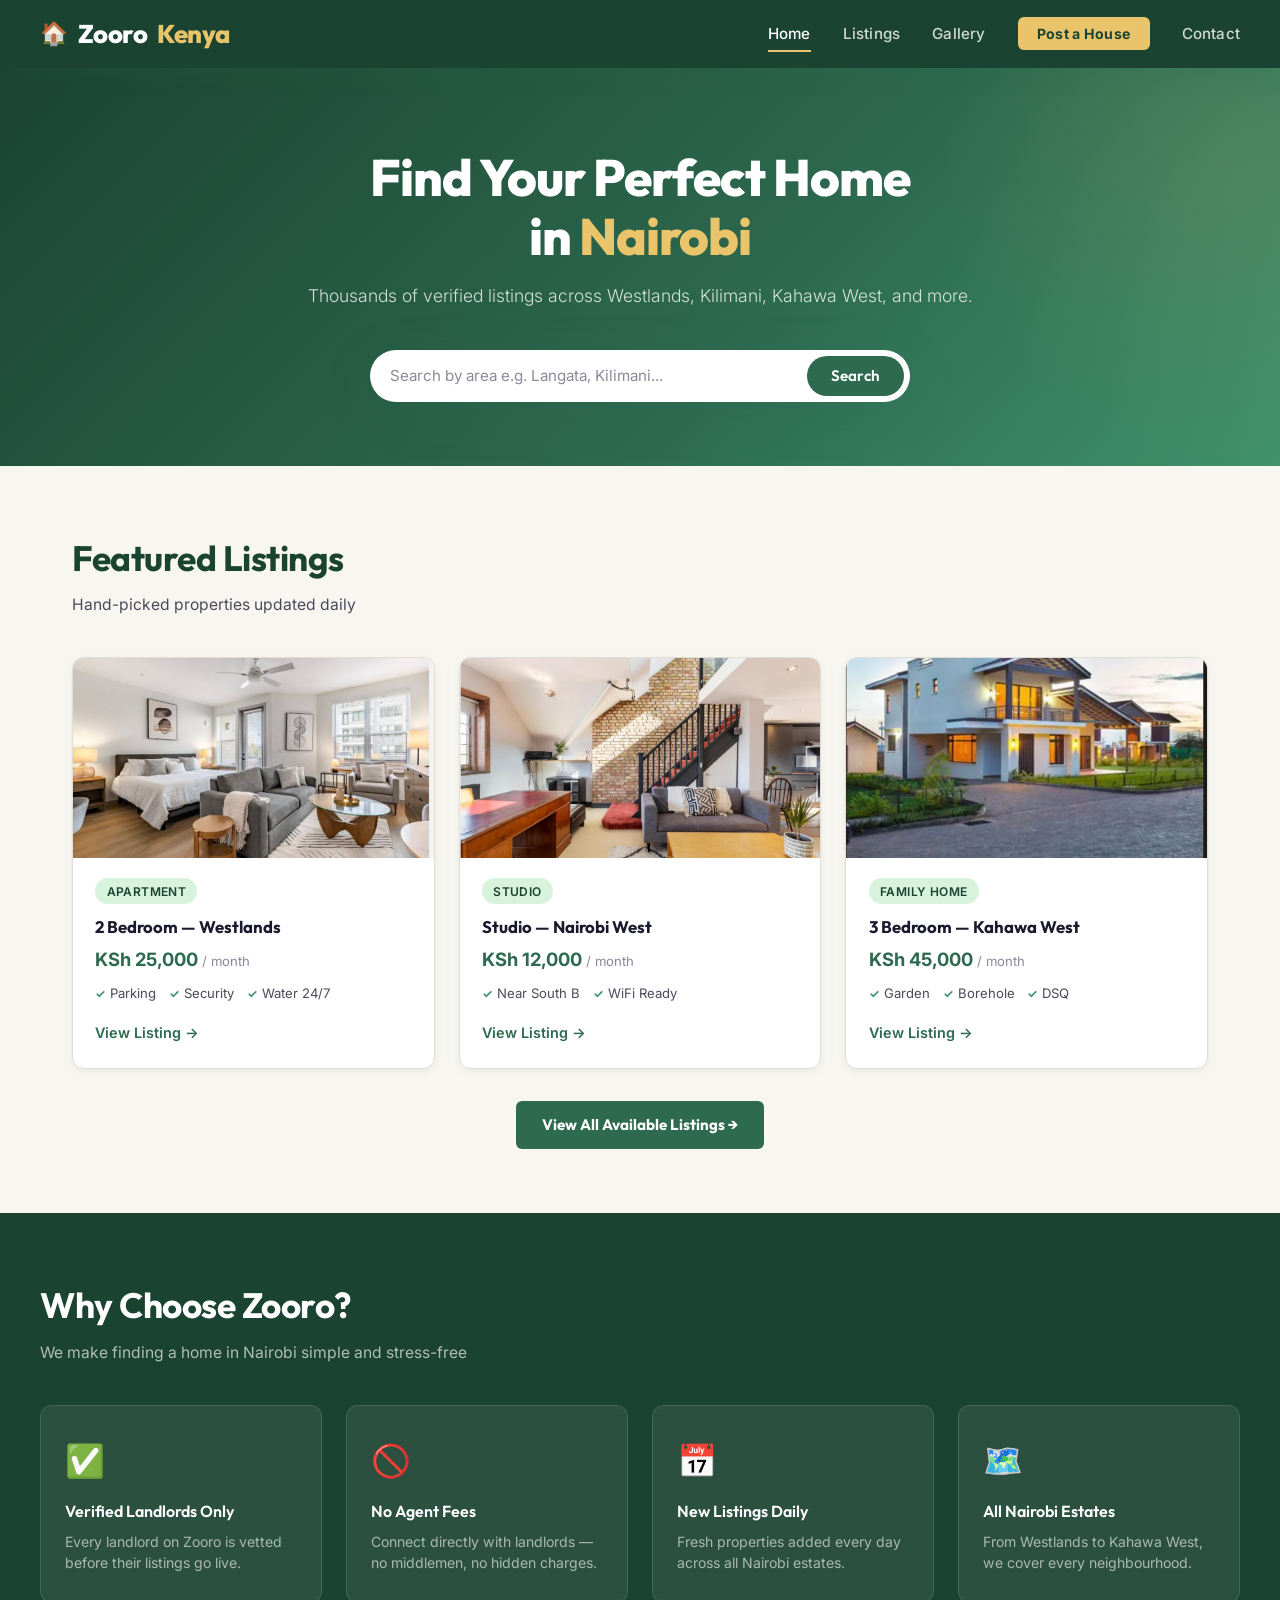
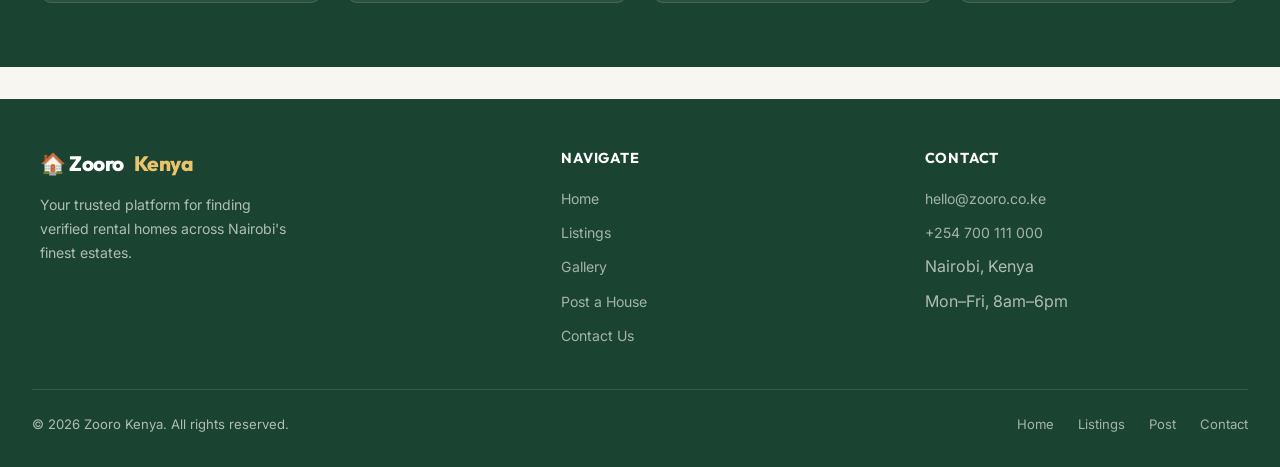
<file: index.html>
<!DOCTYPE html>
<html lang="en">
<head>
  <meta charset="UTF-8" />
  <meta name="viewport" content="width=device-width, initial-scale=1.0" />
  <title>Zooro — Find Your Home in Nairobi</title>
  <link rel="stylesheet" href="style.css" />
</head>
<body>

  <!-- NAVIGATION -->
  <nav>
    <div class="nav-container">
      <a href="index.html" class="nav-logo">
        <span class="logo-icon">🏠</span> Zooro<span>Kenya</span>
      </a>
      <ul class="nav-links">
        <li><a href="index.html" class="active">Home</a></li>
        <li><a href="listings.html">Listings</a></li>
        <li><a href="gallery.html">Gallery</a></li>
        <li><a href="post.html" class="nav-cta">Post a House</a></li>
        <li><a href="contact.html">Contact</a></li>
      </ul>
    </div>
  </nav>

  <!-- HERO -->
  <header class="hero">
    <div class="hero-content">
      <h1>Find Your Perfect Home<br/>in <span>Nairobi</span></h1>
      <p>Thousands of verified listings across Westlands, Kilimani, Kahawa West, and more.</p>
      <form class="search-bar" action="listings.html" method="get">
        <input type="text" name="area" placeholder="Search by area e.g. Langata, Kilimani..." />
        <button type="submit">Search</button>
      </form>
    </div>
  </header>

  <!-- FEATURED LISTINGS -->
  <section>
    <h2 class="section-title">Featured Listings</h2>
    <p class="section-subtitle">Hand-picked properties updated daily</p>
    <div class="listings-grid">

      <article class="listing-card">
        <img src="house2.1.png" alt="2 bedroom house in Westlands" />
        <div class="listing-card-body">
          <span class="listing-tag">Apartment</span>
          <h3>2 Bedroom — Westlands</h3>
          <p class="listing-price">KSh 25,000 <span>/ month</span></p>
          <ul class="listing-features">
            <li>Parking</li>
            <li>Security</li>
            <li>Water 24/7</li>
          </ul>
          <a href="listings.html" class="btn-view">View Listing →</a>
        </div>
      </article>

      <article class="listing-card">
        <img src="house4.png" alt="Studio apartment near South B" />
        <div class="listing-card-body">
          <span class="listing-tag">Studio</span>
          <h3>Studio — Nairobi West</h3>
          <p class="listing-price">KSh 12,000 <span>/ month</span></p>
          <ul class="listing-features">
            <li>Near South B</li>
            <li>WiFi Ready</li>
          </ul>
          <a href="listings.html" class="btn-view">View Listing →</a>
        </div>
      </article>

      <article class="listing-card">
        <img src="house3.png" alt="3 bedroom in Kahawa West" />
        <div class="listing-card-body">
          <span class="listing-tag">Family Home</span>
          <h3>3 Bedroom — Kahawa West</h3>
          <p class="listing-price">KSh 45,000 <span>/ month</span></p>
          <ul class="listing-features">
            <li>Garden</li>
            <li>Borehole</li>
            <li>DSQ</li>
          </ul>
          <a href="listings.html" class="btn-view">View Listing →</a>
        </div>
      </article>

    </div>
    <div style="text-align:center; margin-top:2rem;">
      <a href="listings.html" class="btn-primary">View All Available Listings →</a>
    </div>
  </section>

  <!-- WHY ZOORO -->
  <div class="features-section">
    <div class="features-inner">
      <h2 class="section-title">Why Choose Zooro?</h2>
      <p class="section-subtitle">We make finding a home in Nairobi simple and stress-free</p>
      <div class="features-grid">
        <div class="feature-card">
          <div class="feature-icon">✅</div>
          <h4>Verified Landlords Only</h4>
          <p>Every landlord on Zooro is vetted before their listings go live.</p>
        </div>
        <div class="feature-card">
          <div class="feature-icon">🚫</div>
          <h4>No Agent Fees</h4>
          <p>Connect directly with landlords — no middlemen, no hidden charges.</p>
        </div>
        <div class="feature-card">
          <div class="feature-icon">📅</div>
          <h4>New Listings Daily</h4>
          <p>Fresh properties added every day across all Nairobi estates.</p>
        </div>
        <div class="feature-card">
          <div class="feature-icon">🗺️</div>
          <h4>All Nairobi Estates</h4>
          <p>From Westlands to Kahawa West, we cover every neighbourhood.</p>
        </div>
      </div>
    </div>
  </div>

  <!-- FOOTER -->
  <footer>
    <div class="footer-inner">
      <div class="footer-brand">
        <div class="nav-logo">🏠 Zooro<span style="color:var(--gold)">Kenya</span></div>
        <p>Your trusted platform for finding verified rental homes across Nairobi's finest estates.</p>
      </div>
      <div class="footer-col">
        <h5>Navigate</h5>
        <ul>
          <li><a href="index.html">Home</a></li>
          <li><a href="listings.html">Listings</a></li>
          <li><a href="gallery.html">Gallery</a></li>
          <li><a href="post.html">Post a House</a></li>
          <li><a href="contact.html">Contact Us</a></li>
        </ul>
      </div>
      <div class="footer-col">
        <h5>Contact</h5>
        <ul>
          <li><a href="mailto:hello@zooro.co.ke">hello@zooro.co.ke</a></li>
          <li><a href="tel:+254700111000">+254 700 111 000</a></li>
          <li><span>Nairobi, Kenya</span></li>
          <li><span>Mon–Fri, 8am–6pm</span></li>
        </ul>
      </div>
    </div>
    <div class="footer-bottom">
      <span>© 2026 Zooro Kenya. All rights reserved.</span>
      <div style="display:flex;gap:1.5rem;">
        <a href="index.html">Home</a>
        <a href="listings.html">Listings</a>
        <a href="post.html">Post</a>
        <a href="contact.html">Contact</a>
      </div>
    </div>
  </footer>

</body>
</html>
</file>
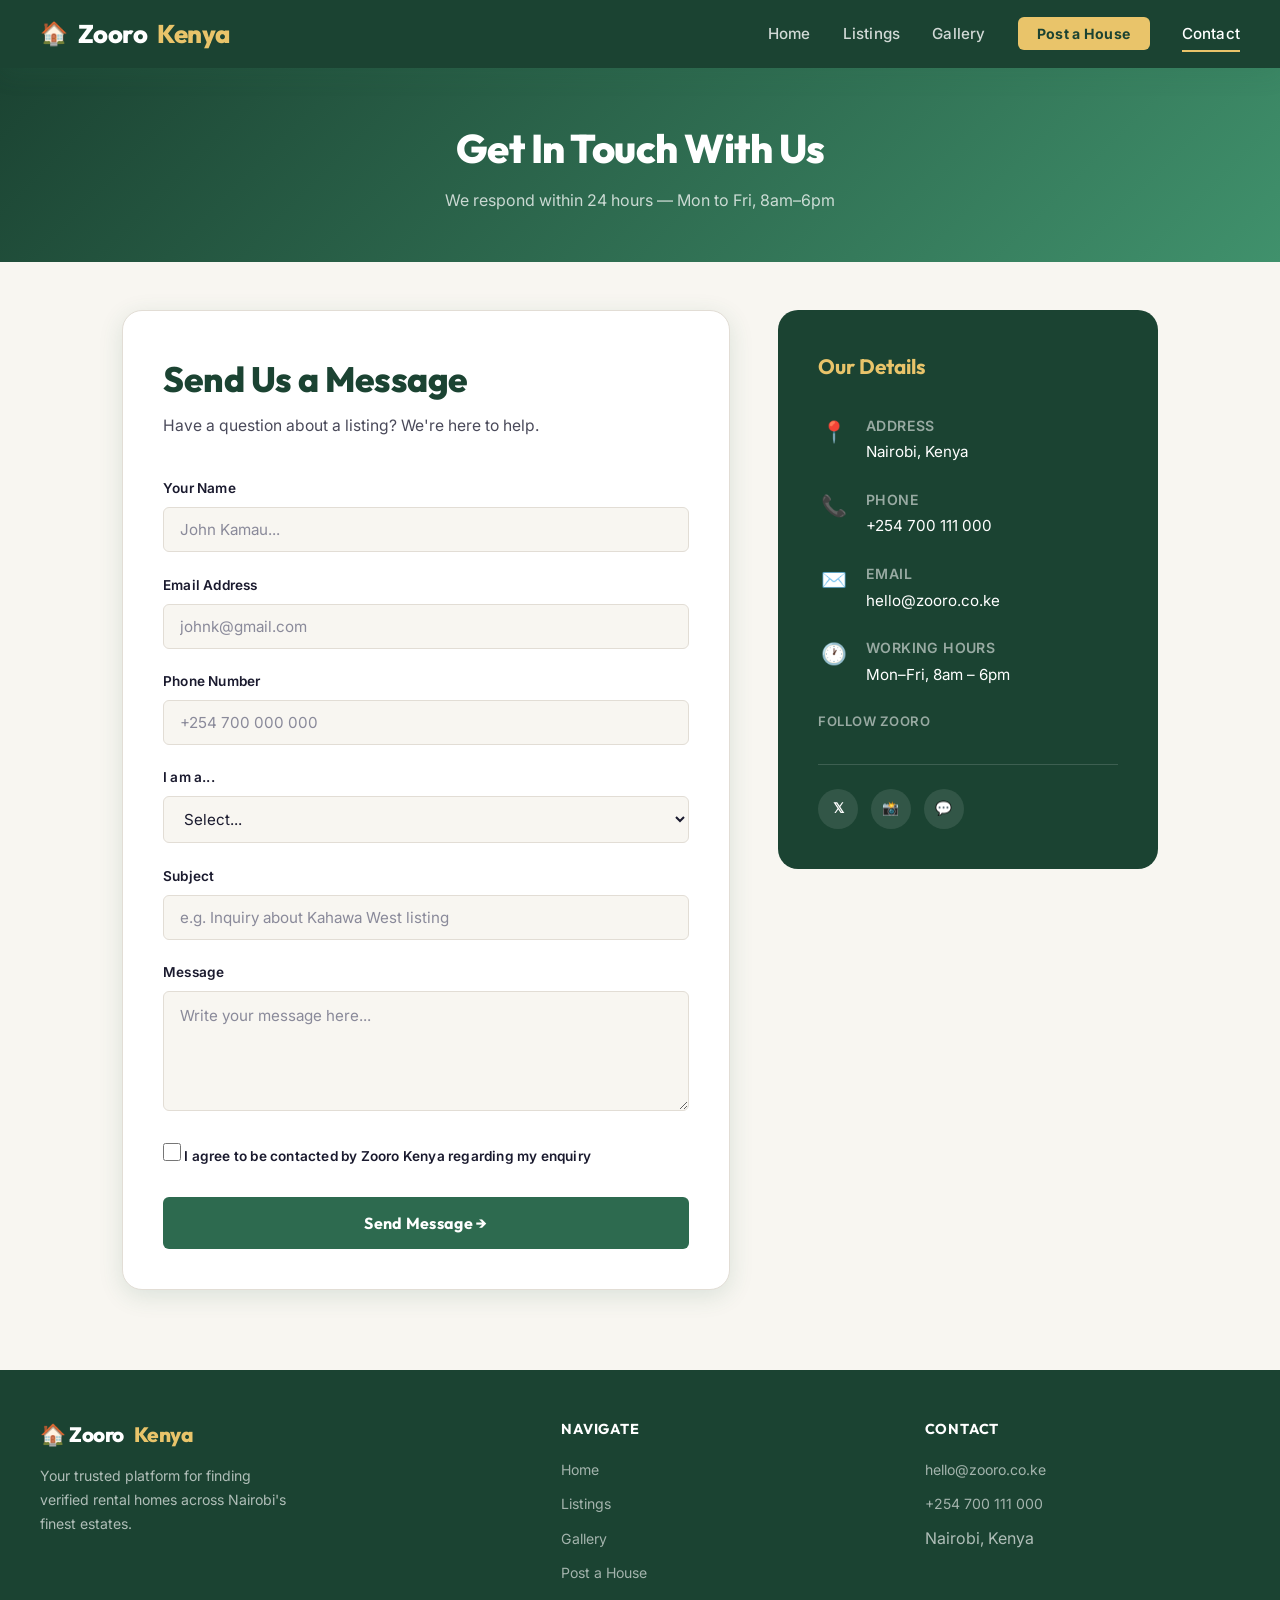
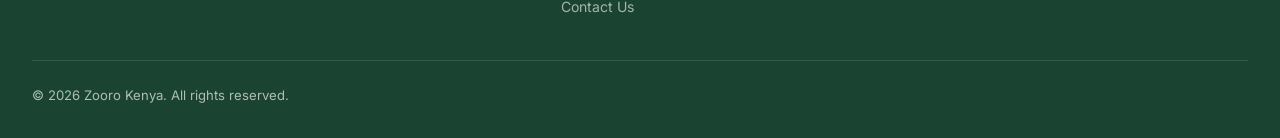
<file: contact.html>
<!DOCTYPE html>
<html lang="en">
<head>
  <meta charset="UTF-8" />
  <meta name="viewport" content="width=device-width, initial-scale=1.0" />
  <title>Contact Us — Zooro Kenya</title>
  <link rel="stylesheet" href="style.css" />
</head>
<body>

  <nav>
    <div class="nav-container">
      <a href="index.html" class="nav-logo">
        <span class="logo-icon">🏠</span> Zooro<span>Kenya</span>
      </a>
      <ul class="nav-links">
        <li><a href="index.html">Home</a></li>
        <li><a href="listings.html">Listings</a></li>
        <li><a href="gallery.html">Gallery</a></li>
        <li><a href="post.html" class="nav-cta">Post a House</a></li>
        <li><a href="contact.html" class="active">Contact</a></li>
      </ul>
    </div>
  </nav>

  <div class="page-header">
    <h1>Get In Touch With Us</h1>
    <p>We respond within 24 hours — Mon to Fri, 8am–6pm</p>
  </div>

  <div class="contact-layout">

    <!-- CONTACT FORM -->
    <div>
      <div class="form-card">
        <div class="form-header">
          <h2>Send Us a Message</h2>
          <p>Have a question about a listing? We're here to help.</p>
        </div>

        <form action="#" method="post">

          <div class="form-group">
            <label for="name">Your Name</label>
            <input type="text" id="name" name="name"
                   placeholder="John Kamau..." required />
          </div>

          <div class="form-group">
            <label for="email">Email Address</label>
            <input type="email" id="email" name="email"
                   placeholder="johnk@gmail.com" required />
          </div>

          <div class="form-group">
            <label for="contact-phone">Phone Number</label>
            <input type="tel" id="contact-phone" name="phone"
                   placeholder="+254 700 000 000" />
          </div>

          <div class="form-group">
            <label for="user-type">I am a...</label>
            <select id="user-type" name="user_type">
              <option value="" disabled selected>Select...</option>
              <option>Tenant</option>
              <option>Landlord</option>
              <option>Other</option>
            </select>
          </div>

          <div class="form-group">
            <label for="subject">Subject</label>
            <input type="text" id="subject" name="subject"
                   placeholder="e.g. Inquiry about Kahawa West listing" />
          </div>

          <div class="form-group">
            <label for="message">Message</label>
            <textarea id="message" name="message"
                      placeholder="Write your message here..." required></textarea>
          </div>

          <div class="form-group">
            <label class="checkbox-label">
              <input type="checkbox" name="agree" required />
              I agree to be contacted by Zooro Kenya regarding my enquiry
            </label>
          </div>

          <button type="submit" class="btn-submit">Send Message →</button>

        </form>
      </div>
    </div>

    <!-- OUR DETAILS SIDEBAR -->
    <div>
      <div class="contact-details-card">
        <h3>Our Details</h3>

        <address style="font-style:normal;">
          <div class="contact-item">
            <span class="contact-item-icon">📍</span>
            <div class="contact-item-text">
              <p>Address</p>
              <span>Nairobi, Kenya</span>
            </div>
          </div>

          <div class="contact-item">
            <span class="contact-item-icon">📞</span>
            <div class="contact-item-text">
              <p>Phone</p>
              <a href="tel:+254700111000">+254 700 111 000</a>
            </div>
          </div>

          <div class="contact-item">
            <span class="contact-item-icon">✉️</span>
            <div class="contact-item-text">
              <p>Email</p>
              <a href="mailto:hello@zooro.co.ke">hello@zooro.co.ke</a>
            </div>
          </div>

          <div class="contact-item">
            <span class="contact-item-icon">🕐</span>
            <div class="contact-item-text">
              <p>Working Hours</p>
              <span>Mon–Fri, 8am – 6pm</span>
            </div>
          </div>
        </address>

        <div>
          <p style="color:rgba(255,255,255,0.55); font-size:0.82rem; text-transform:uppercase;
                    font-weight:600; letter-spacing:0.5px; margin-bottom:0.8rem;">
            Follow Zooro
          </p>
          <div class="social-links">
            <a href="#" class="social-link" aria-label="Twitter">𝕏</a>
            <a href="#" class="social-link" aria-label="Instagram">📸</a>
            <a href="#" class="social-link" aria-label="WhatsApp">💬</a>
          </div>
        </div>
      </div>
    </div>

  </div>

  <footer>
    <div class="footer-inner">
      <div class="footer-brand">
        <div class="nav-logo">🏠 Zooro<span style="color:var(--gold)">Kenya</span></div>
        <p>Your trusted platform for finding verified rental homes across Nairobi's finest estates.</p>
      </div>
      <div class="footer-col">
        <h5>Navigate</h5>
        <ul>
          <li><a href="index.html">Home</a></li>
          <li><a href="listings.html">Listings</a></li>
          <li><a href="gallery.html">Gallery</a></li>
          <li><a href="post.html">Post a House</a></li>
          <li><a href="contact.html">Contact Us</a></li>
        </ul>
      </div>
      <div class="footer-col">
        <h5>Contact</h5>
        <ul>
          <li><a href="mailto:hello@zooro.co.ke">hello@zooro.co.ke</a></li>
          <li><a href="tel:+254700111000">+254 700 111 000</a></li>
          <li><span>Nairobi, Kenya</span></li>
        </ul>
      </div>
    </div>
    <div class="footer-bottom">
      <span>© 2026 Zooro Kenya. All rights reserved.</span>
    </div>
  </footer>

</body>
</html>
</file>
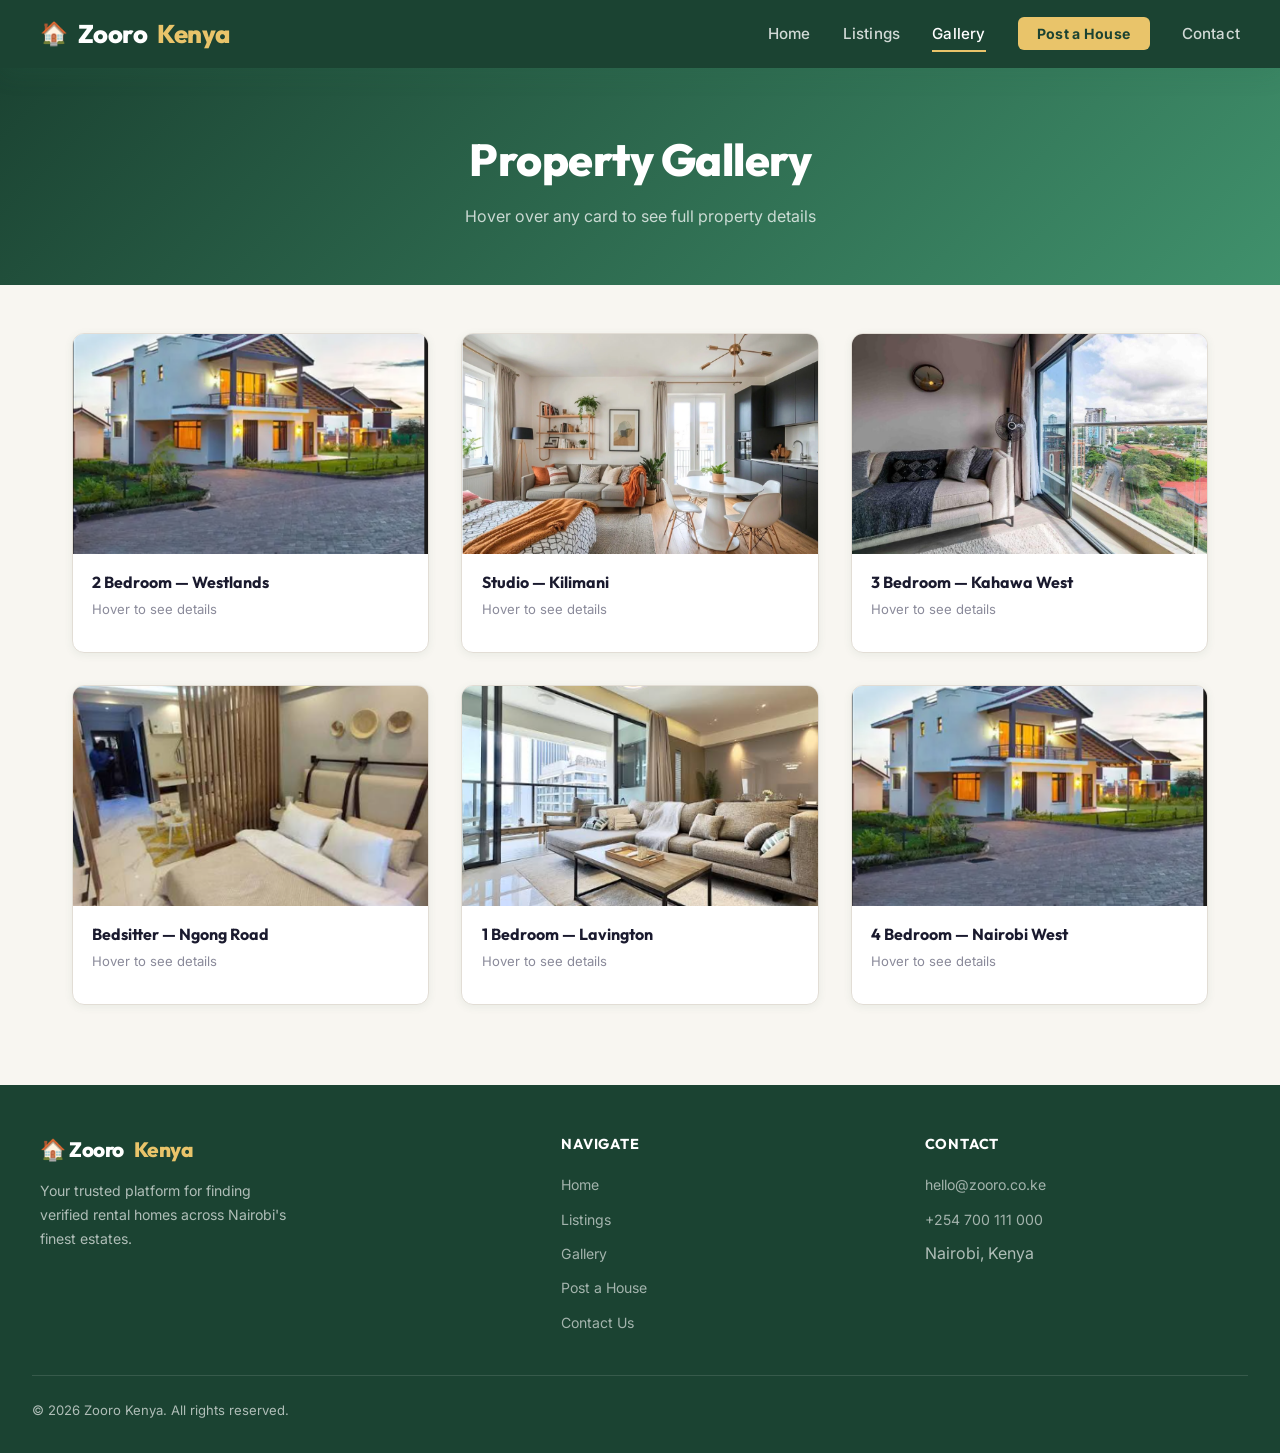
<file: gallery.html>
<!DOCTYPE html>
<html lang="en">
<head>
  <meta charset="UTF-8" />
  <meta name="viewport" content="width=device-width, initial-scale=1.0" />
  <title>Gallery — Zooro Kenya</title>
  <link rel="stylesheet" href="style.css" />
</head>
<body>

  <nav>
    <div class="nav-container">
      <a href="index.html" class="nav-logo">
        <span class="logo-icon">🏠</span> Zooro<span>Kenya</span>
      </a>
      <ul class="nav-links">
        <li><a href="index.html">Home</a></li>
        <li><a href="listings.html">Listings</a></li>
        <li><a href="gallery.html" class="active">Gallery</a></li>
        <li><a href="post.html" class="nav-cta">Post a House</a></li>
        <li><a href="contact.html">Contact</a></li>
      </ul>
    </div>
  </nav>

  <div class="gallery-hero">
    <h1>Property Gallery</h1>
    <p>Hover over any card to see full property details</p>
  </div>

  <div class="gallery-grid">

    <div class="flip-card">
      <div class="flip-card-inner">
        <div class="flip-card-front">
          <img src="house3.png" alt="Westlands Apartment" />
          <div class="card-caption">
            <h4>2 Bedroom — Westlands</h4>
            <p>Hover to see details</p>
          </div>
        </div>
        <div class="flip-card-back">
          <div class="back-icon">🏢</div>
          <h4>2 Bedroom Apartment</h4>
          <div class="back-price">KSh 25,000/mo</div>
          <p>Spacious unit with parking, 24/7 security and uninterrupted water supply.</p>
          <a href="listings.html">View Listing</a>
        </div>
      </div>
    </div>

    <div class="flip-card">
      <div class="flip-card-inner">
        <div class="flip-card-front">
          <img src="house00.png" alt="Kilimani Studio" />
          <div class="card-caption">
            <h4>Studio — Kilimani</h4>
            <p>Hover to see details</p>
          </div>
        </div>
        <div class="flip-card-back">
          <div class="back-icon">🏠</div>
          <h4>Studio Apartment</h4>
          <div class="back-price">KSh 12,000/mo</div>
          <p>Cosy studio near Yaya Centre. WiFi-ready, walking distance to matatus.</p>
          <a href="listings.html">View Listing</a>
        </div>
      </div>
    </div>

    <div class="flip-card">
      <div class="flip-card-inner">
        <div class="flip-card-front">
          <img src="house4.1.png" alt="Kahawa West Family Home" />
          <div class="card-caption">
            <h4>3 Bedroom — Kahawa West</h4>
            <p>Hover to see details</p>
          </div>
        </div>
        <div class="flip-card-back">
          <div class="back-icon">🏡</div>
          <h4>3 Bedroom Family Home</h4>
          <div class="back-price">KSh 45,000/mo</div>
          <p>Large garden, borehole water, DSQ, and ample parking. Ideal for families.</p>
          <a href="listings.html">View Listing</a>
        </div>
      </div>
    </div>

    <div class="flip-card">
      <div class="flip-card-inner">
        <div class="flip-card-front">
          <img src="house1.png" alt="Bedsitter Ngong Road" />
          <div class="card-caption">
            <h4>Bedsitter — Ngong Road</h4>
            <p>Hover to see details</p>
          </div>
        </div>
        <div class="flip-card-back">
          <div class="back-icon">🛏️</div>
          <h4>Bedsitter</h4>
          <div class="back-price">KSh 8,000/mo</div>
          <p>Compact and affordable. Electricity prepaid, water included. Available now.</p>
          <a href="listings.html">View Listing</a>
        </div>
      </div>
    </div>

    <div class="flip-card">
      <div class="flip-card-inner">
        <div class="flip-card-front">
          <img src="house0.1.png" alt="1 Bedroom Lavington" />
          <div class="card-caption">
            <h4>1 Bedroom — Lavington</h4>
            <p>Hover to see details</p>
          </div>
        </div>
        <div class="flip-card-back">
          <div class="back-icon">🏘️</div>
          <h4>1 Bedroom Apartment</h4>
          <div class="back-price">KSh 22,000/mo</div>
          <p>Quiet neighbourhood, fitted kitchen, balcony with Nairobi skyline view.</p>
          <a href="listings.html">View Listing</a>
        </div>
      </div>
    </div>

    <div class="flip-card">
      <div class="flip-card-inner">
        <div class="flip-card-front">
          <img src="house3.png" alt="4 Bedroom Nairobi West" />
          <div class="card-caption">
            <h4>4 Bedroom — Nairobi West</h4>
            <p>Hover to see details</p>
          </div>
        </div>
        <div class="flip-card-back">
          <div class="back-icon">🏠</div>
            <img src="house5.1.png" alt="4 Bedroom Nairobi West" />
          <h4>4 Bedroom Maisonette</h4>
          <div class="back-price">KSh 45,000/mo</div>
          <p>Corner unit maisonette, 2 bathrooms, servant's quarter, gated community.</p>
          <a href="listings.html">View Listing</a>
        </div>
      </div>
    </div>

  </div>

  <footer>
    <div class="footer-inner">
      <div class="footer-brand">
        <div class="nav-logo">🏠 Zooro<span style="color:var(--gold)">Kenya</span></div>
        <p>Your trusted platform for finding verified rental homes across Nairobi's finest estates.</p>
      </div>
      <div class="footer-col">
        <h5>Navigate</h5>
        <ul>
          <li><a href="index.html">Home</a></li>
          <li><a href="listings.html">Listings</a></li>
          <li><a href="gallery.html">Gallery</a></li>
          <li><a href="post.html">Post a House</a></li>
          <li><a href="contact.html">Contact Us</a></li>
        </ul>
      </div>
      <div class="footer-col">
        <h5>Contact</h5>
        <ul>
          <li><a href="mailto:hello@zooro.co.ke">hello@zooro.co.ke</a></li>
          <li><a href="tel:+254700111000">+254 700 111 000</a></li>
          <li><span>Nairobi, Kenya</span></li>
        </ul>
      </div>
    </div>
    <div class="footer-bottom">
      <span>© 2026 Zooro Kenya. All rights reserved.</span>
    </div>
  </footer>

</body>
</html>
</file>
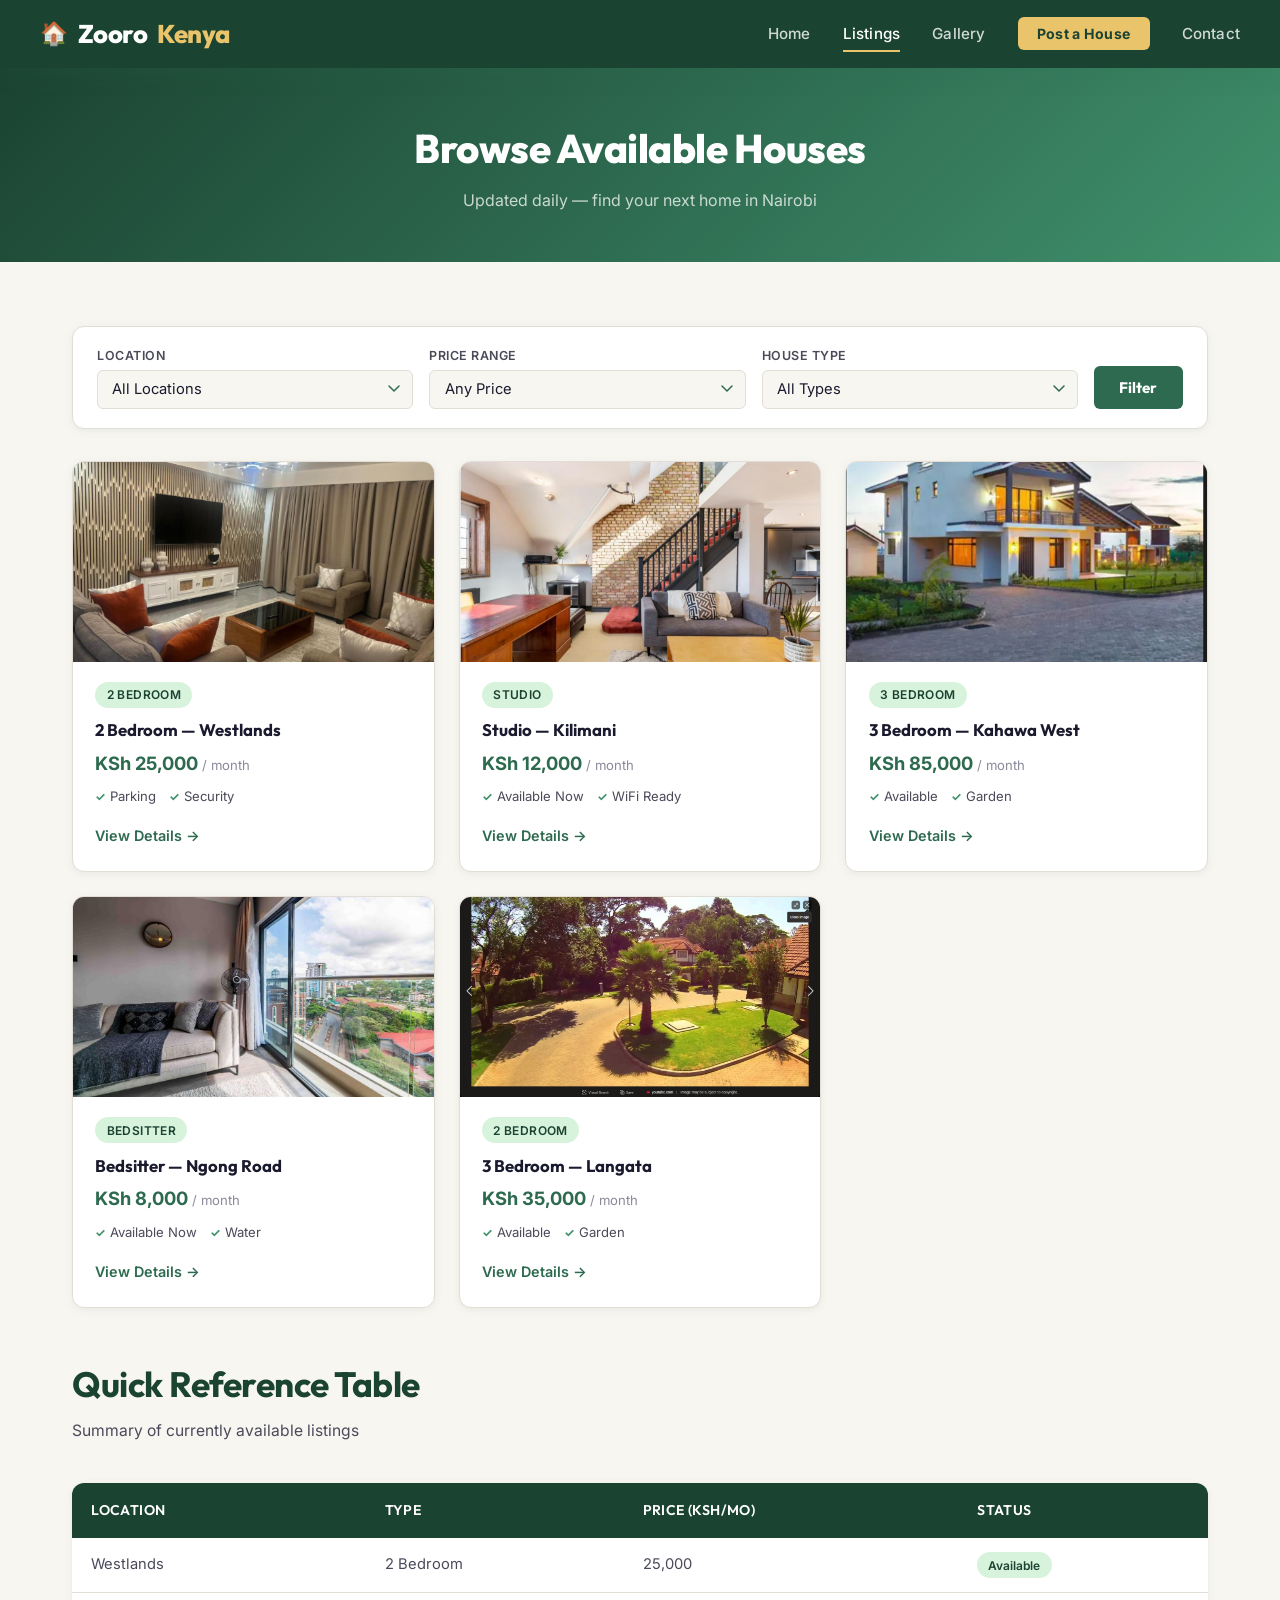
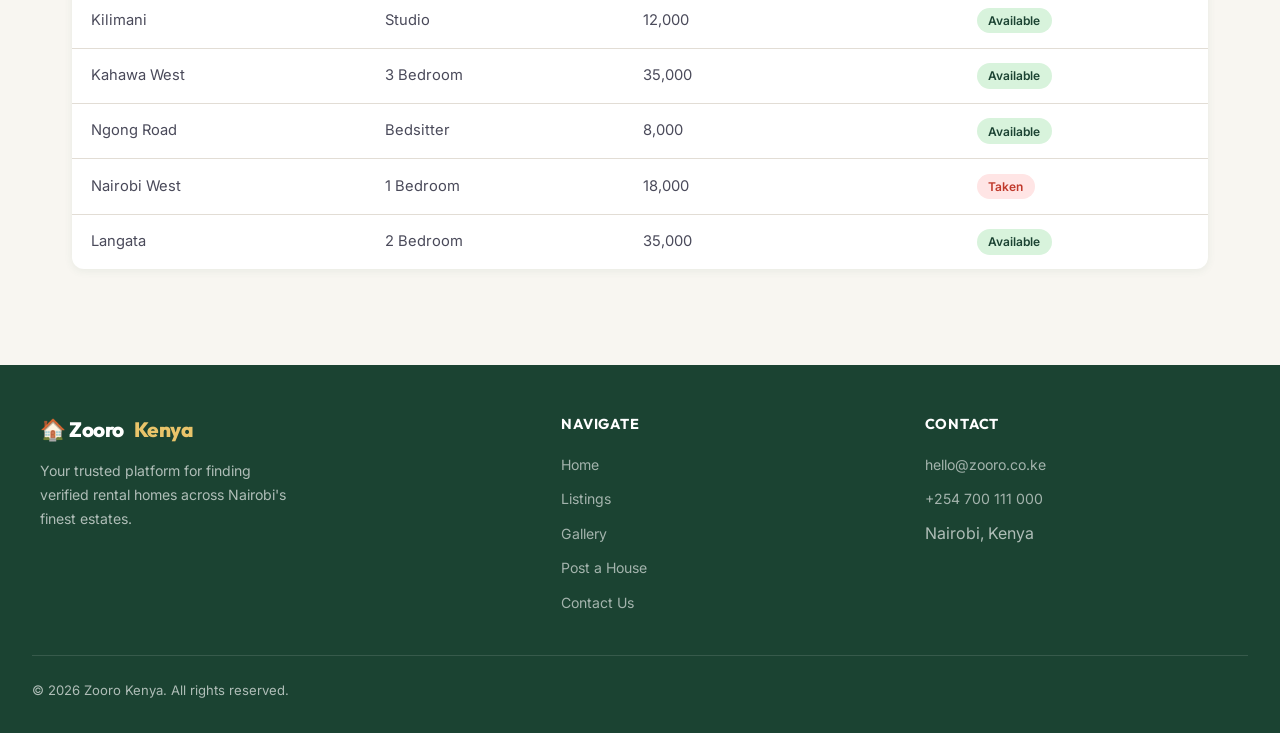
<file: listings.html>
<!DOCTYPE html>
<html lang="en">
<head>
  <meta charset="UTF-8" />
  <meta name="viewport" content="width=device-width, initial-scale=1.0" />
  <title>Listings — Zooro Kenya</title>
  <link rel="stylesheet" href="style.css" />
</head>
<body>

  <nav>
    <div class="nav-container">
      <a href="index.html" class="nav-logo">
        <span class="logo-icon">🏠</span> Zooro<span>Kenya</span>
      </a>
      <ul class="nav-links">
        <li><a href="index.html">Home</a></li>
        <li><a href="listings.html" class="active">Listings</a></li>
        <li><a href="gallery.html">Gallery</a></li>
        <li><a href="post.html" class="nav-cta">Post a House</a></li>
        <li><a href="contact.html">Contact</a></li>
      </ul>
    </div>
  </nav>

  <div class="page-header">
    <h1>Browse Available Houses</h1>
    <p>Updated daily — find your next home in Nairobi</p>
  </div>

  <section>

    <!-- FILTER BAR -->
    <form class="filter-bar" action="#" method="get">
      <div class="filter-group">
        <label for="location">Location</label>
        <select id="location" name="location">
          <option value="">All Locations</option>
          <option>Westlands</option>
          <option>Kilimani</option>
          <option>Kahawa West</option>
          <option>Ngong Road</option>
          <option>Nairobi West</option>
          <option>Lavington</option>
          <option>Langata</option>
        </select>
      </div>
      <div class="filter-group">
        <label for="price">Price Range</label>
        <select id="price" name="price">
          <option value="">Any Price</option>
          <option>Under KSh 10,000</option>
          <option>KSh 10,000 – 20,000</option>
          <option>KSh 20,000 – 40,000</option>
          <option>KSh 40,000+</option>
        </select>
      </div>
      <div class="filter-group">
        <label for="type">House Type</label>
        <select id="type" name="type">
          <option value="">All Types</option>
          <option>Bedsitter</option>
          <option>Studio</option>
          <option>1 Bedroom</option>
          <option>2 Bedroom</option>
          <option>3 Bedroom</option>
          <option>4 Bedroom</option>
        </select>
      </div>
      <button type="submit" class="btn-primary" style="align-self:flex-end;">Filter</button>
    </form>

    <!-- LISTINGS GRID -->
    <div class="listings-grid">

      <article class="listing-card">
        <img src="house2.png" alt="2 bedroom Westlands" />
        <div class="listing-card-body">
          <span class="listing-tag">2 Bedroom</span>
          <h3>2 Bedroom — Westlands</h3>
          <p class="listing-price">KSh 25,000 <span>/ month</span></p>
          <ul class="listing-features">
            <li>Parking</li><li>Security</li>
          </ul>
          <a href="#" class="btn-view">View Details →</a>
        </div>
      </article>

      <article class="listing-card">
        <img src="house4.png" alt="Studio Kilimani" />
        <div class="listing-card-body">
          <span class="listing-tag">Studio</span>
          <h3>Studio — Kilimani</h3>
          <p class="listing-price">KSh 12,000 <span>/ month</span></p>
          <ul class="listing-features">
            <li>Available Now</li><li>WiFi Ready</li>
          </ul>
          <a href="#" class="btn-view">View Details →</a>
        </div>
      </article>

      <article class="listing-card">
        <img src="house3.png" alt="3 bedroom Kahawa West" />
        <div class="listing-card-body">
          <span class="listing-tag">3 Bedroom</span>
          <h3>3 Bedroom — Kahawa West</h3>
          <p class="listing-price">KSh 85,000 <span>/ month</span></p>
          <ul class="listing-features">
            <li>Available</li><li>Garden</li>
          </ul>
          <a href="#" class="btn-view">View Details →</a>
        </div>
      </article>

      <article class="listing-card">
        <img src="house4.1.png" alt="Bedsitter Ngong Road" />
        <div class="listing-card-body">
          <span class="listing-tag">Bedsitter</span>
          <h3>Bedsitter — Ngong Road</h3>
          <p class="listing-price">KSh 8,000 <span>/ month</span></p>
          <ul class="listing-features">
            <li>Available Now</li><li>Water</li>
          </ul>
          <a href="#" class="btn-view">View Details →</a>
        </div>
      </article>

      <article class="listing-card">
        <img src="house5.png" alt="2 bedroom Langata" />
        <div class="listing-card-body">
          <span class="listing-tag">2 Bedroom</span>
          <h3>3 Bedroom — Langata</h3>
          <p class="listing-price">KSh 35,000 <span>/ month</span></p>
          <ul class="listing-features">
            <li>Available</li><li>Garden</li>
          </ul>
          <a href="#" class="btn-view">View Details →</a>
        </div>
      </article>

    </div>

    <!-- BONUS: SUMMARY TABLE -->
    <h2 class="section-title" style="margin-top:3rem;">Quick Reference Table</h2>
    <p class="section-subtitle">Summary of currently available listings</p>
    <table class="summary-table">
      <thead>
        <tr>
          <th>Location</th>
          <th>Type</th>
          <th>Price (KSh/mo)</th>
          <th>Status</th>
        </tr>
      </thead>
      <tbody>
        <tr>
          <td>Westlands</td>
          <td>2 Bedroom</td>
          <td>25,000</td>
          <td><span class="status-badge available">Available</span></td>
        </tr>
        <tr>
          <td>Kilimani</td>
          <td>Studio</td>
          <td>12,000</td>
          <td><span class="status-badge available">Available</span></td>
        </tr>
        <tr>
          <td>Kahawa West</td>
          <td>3 Bedroom</td>
          <td>35,000</td>
          <td><span class="status-badge available">Available</span></td>
        </tr>
        <tr>
          <td>Ngong Road</td>
          <td>Bedsitter</td>
          <td>8,000</td>
          <td><span class="status-badge available">Available</span></td>
        </tr>
        <tr>
          <td>Nairobi West</td>
          <td>1 Bedroom</td>
          <td>18,000</td>
          <td><span class="status-badge taken">Taken</span></td>
        </tr>
         <tr>
          <td>Langata</td>
          <td>2 Bedroom</td>
          <td>35,000</td>
          <td><span class="status-badge available">Available</span></td>
        </tr>
      </tbody>
    </table>

  </section>

  <footer>
    <div class="footer-inner">
      <div class="footer-brand">
        <div class="nav-logo">🏠 Zooro<span style="color:var(--gold)">Kenya</span></div>
        <p>Your trusted platform for finding verified rental homes across Nairobi's finest estates.</p>
      </div>
      <div class="footer-col">
        <h5>Navigate</h5>
        <ul>
          <li><a href="index.html">Home</a></li>
          <li><a href="listings.html">Listings</a></li>
          <li><a href="gallery.html">Gallery</a></li>
          <li><a href="post.html">Post a House</a></li>
          <li><a href="contact.html">Contact Us</a></li>
        </ul>
      </div>
      <div class="footer-col">
        <h5>Contact</h5>
        <ul>
          <li><a href="mailto:hello@zooro.co.ke">hello@zooro.co.ke</a></li>
          <li><a href="tel:+254700111000">+254 700 111 000</a></li>
          <li><span>Nairobi, Kenya</span></li>
        </ul>
      </div>
    </div>
    <div class="footer-bottom">
      <span>© 2026 Zooro Kenya. All rights reserved.</span>
    </div>
  </footer>

</body>
</html>
</file>
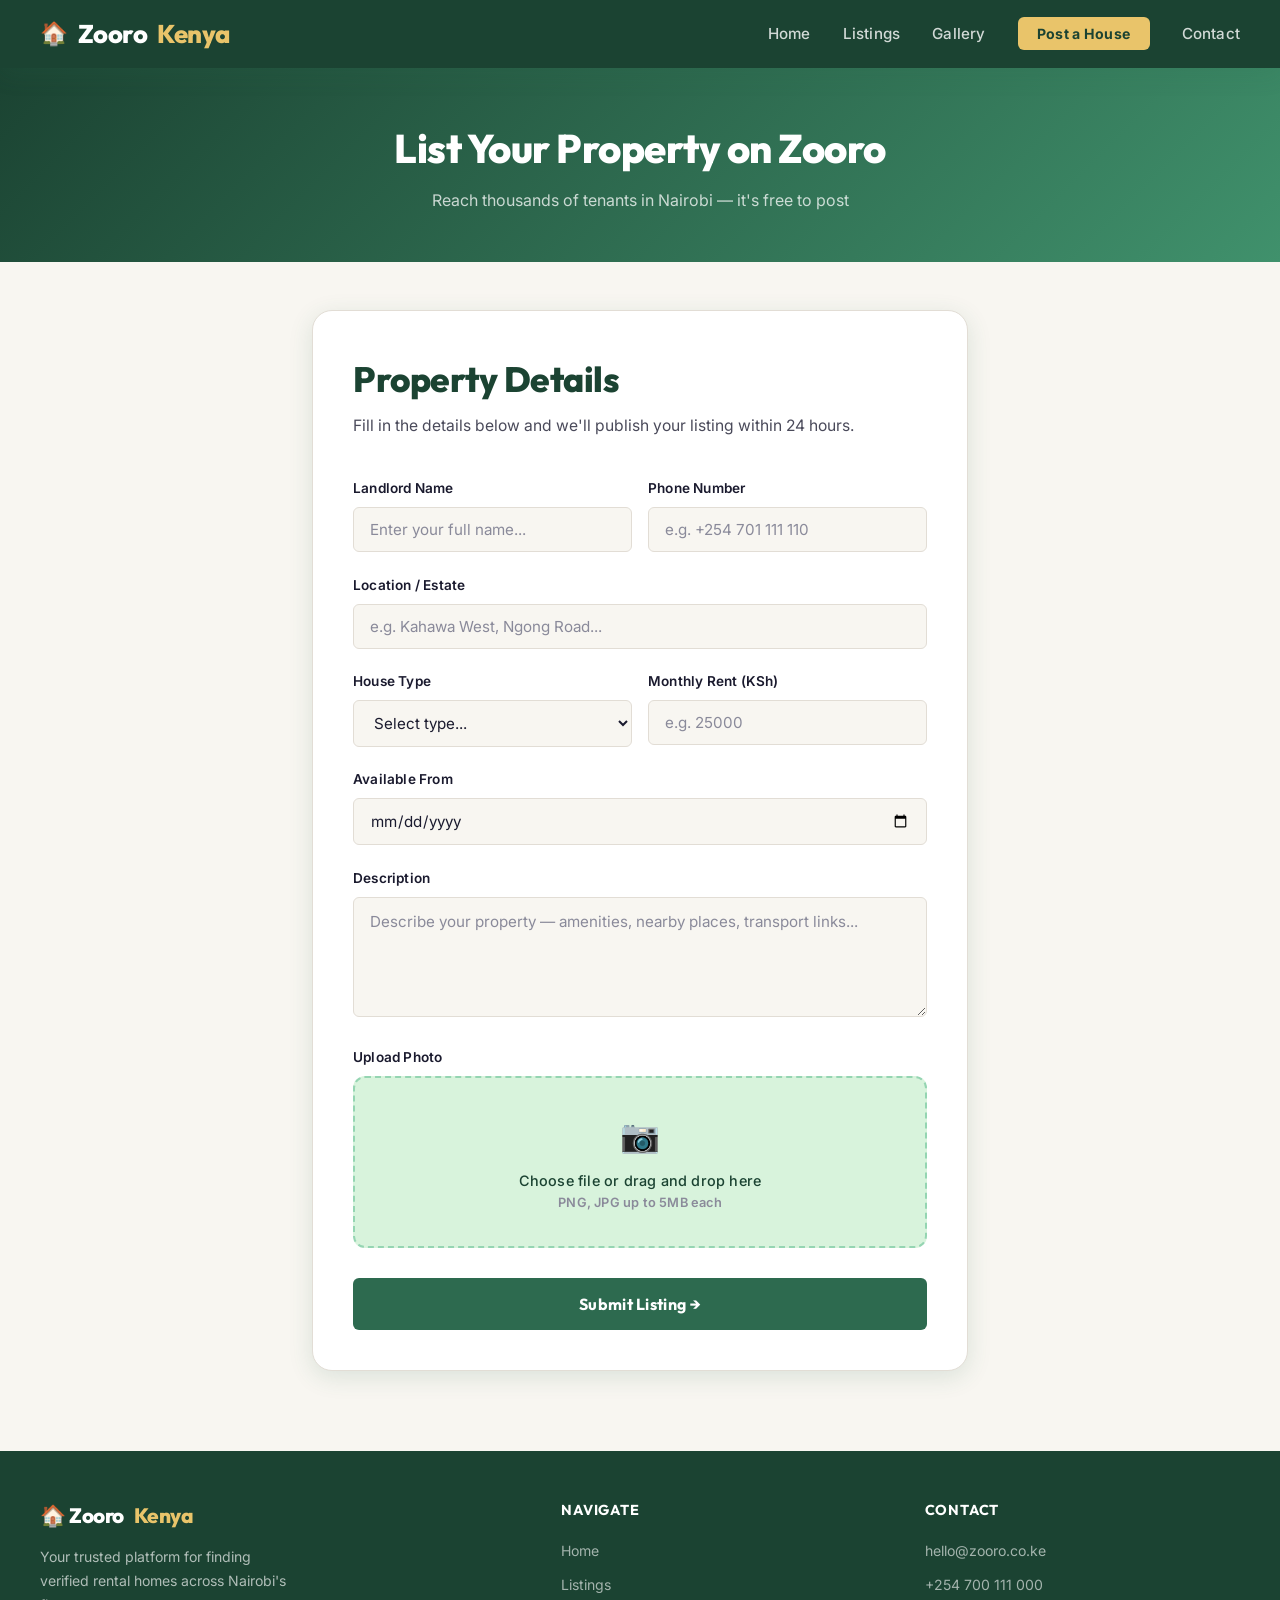
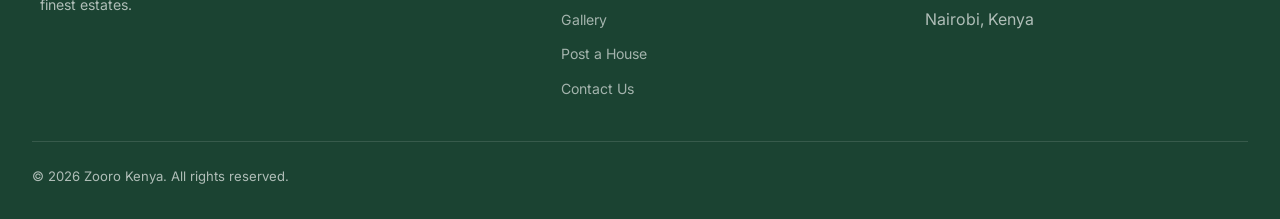
<file: post.html>
<!DOCTYPE html>
<html lang="en">
<head>
  <meta charset="UTF-8" />
  <meta name="viewport" content="width=device-width, initial-scale=1.0" />
  <title>Post a House — Zooro Kenya</title>
  <link rel="stylesheet" href="style.css" />
</head>
<body>

  <nav>
    <div class="nav-container">
      <a href="index.html" class="nav-logo">
        <span class="logo-icon">🏠</span> Zooro<span>Kenya</span>
      </a>
      <ul class="nav-links">
        <li><a href="index.html">Home</a></li>
        <li><a href="listings.html">Listings</a></li>
        <li><a href="gallery.html">Gallery</a></li>
        <li><a href="post.html" class="nav-cta active">Post a House</a></li>
        <li><a href="contact.html">Contact</a></li>
      </ul>
    </div>
  </nav>

  <div class="page-header">
    <h1>List Your Property on Zooro</h1>
    <p>Reach thousands of tenants in Nairobi — it's free to post</p>
  </div>

  <div class="form-section">
    <div class="form-card">
      <div class="form-header">
        <h2>Property Details</h2>
        <p>Fill in the details below and we'll publish your listing within 24 hours.</p>
      </div>

      <form action="#" method="post">

        <div class="form-row">
          <div class="form-group">
            <label for="landlord-name">Landlord Name</label>
            <input type="text" id="landlord-name" name="landlord_name"
                   placeholder="Enter your full name..." required />
          </div>
          <div class="form-group">
            <label for="phone">Phone Number</label>
            <input type="tel" id="phone" name="phone"
                   placeholder="e.g. +254 701 111 110" required />
          </div>
        </div>

        <div class="form-group">
          <label for="location">Location / Estate</label>
          <input type="text" id="location" name="location"
                 placeholder="e.g. Kahawa West, Ngong Road..." required />
        </div>

        <div class="form-row">
          <div class="form-group">
            <label for="house-type">House Type</label>
            <select id="house-type" name="house_type" required>
              <option value="" disabled selected>Select type...</option>
              <option>Bedsitter</option>
              <option>Studio</option>
              <option>1 Bedroom</option>
              <option>2 Bedroom</option>
              <option>3 Bedroom</option>
              <option>4 Bedroom+</option>
              <option>Maisonette</option>
            </select>
          </div>
          <div class="form-group">
            <label for="rent">Monthly Rent (KSh)</label>
            <input type="number" id="rent" name="rent"
                   placeholder="e.g. 25000" min="1000" required />
          </div>
        </div>

        <div class="form-group">
          <label for="available-from">Available From</label>
          <input type="date" id="available-from" name="available_from" required />
        </div>

        <div class="form-group">
          <label for="description">Description</label>
          <textarea id="description" name="description"
                    placeholder="Describe your property — amenities, nearby places, transport links..."></textarea>
        </div>

        <div class="form-group">
          <label>Upload Photo</label>
          <label class="file-upload-area" for="photo-upload">
            <input type="file" id="photo-upload" name="photos"
                   accept="image/*" multiple />
            <div class="upload-icon">📷</div>
            <p>Choose file or drag and drop here</p>
            <span>PNG, JPG up to 5MB each</span>
          </label>
        </div>

        <button type="submit" class="btn-submit">Submit Listing →</button>

      </form>
    </div>
  </div>

  <footer>
    <div class="footer-inner">
      <div class="footer-brand">
        <div class="nav-logo">🏠 Zooro<span style="color:var(--gold)">Kenya</span></div>
        <p>Your trusted platform for finding verified rental homes across Nairobi's finest estates.</p>
      </div>
      <div class="footer-col">
        <h5>Navigate</h5>
        <ul>
          <li><a href="index.html">Home</a></li>
          <li><a href="listings.html">Listings</a></li>
          <li><a href="gallery.html">Gallery</a></li>
          <li><a href="post.html">Post a House</a></li>
          <li><a href="contact.html">Contact Us</a></li>
        </ul>
      </div>
      <div class="footer-col">
        <h5>Contact</h5>
        <ul>
          <li><a href="mailto:hello@zooro.co.ke">hello@zooro.co.ke</a></li>
          <li><a href="tel:+254700111000">+254 700 111 000</a></li>
          <li><span>Nairobi, Kenya</span></li>
        </ul>
      </div>
    </div>
    <div class="footer-bottom">
      <span>© 2026 Zooro Kenya. All rights reserved.</span>
    </div>
  </footer>

</body>
</html>
</file>
<file: style.css>
/* ============================================
   ZOORO KENYA — External Stylesheet
   CSS Lab | Web Application Development
   ============================================ */

/* --- Google Fonts Import --- */
@import url('https://fonts.googleapis.com/css2?family=Outfit:wght@300;400;600;700;800&family=Inter:wght@300;400;500;600&display=swap');

/* --- CSS Custom Properties (Tokens) --- */
:root {
  --green-dark:   #1B4332;
  --green-main:   #2D6A4F;
  --green-mid:    #40916C;
  --green-light:  #95D5B2;
  --green-pale:   #D8F3DC;
  --gold:         #E9C46A;
  --gold-dark:    #C9A227;
  --bg:           #F8F6F1;
  --bg-card:      #FFFFFF;
  --text-dark:    #1A1A2E;
  --text-mid:     #4A4A5A;
  --text-light:   #8A8A9A;
  --border:       #E2DDD5;
  --shadow-sm:    0 2px 8px rgba(45,106,79,0.08);
  --shadow-md:    0 6px 24px rgba(45,106,79,0.14);
  --shadow-lg:    0 12px 48px rgba(45,106,79,0.18);
  --radius-sm:    6px;
  --radius-md:    12px;
  --radius-lg:    20px;
  --font-display: 'Outfit', sans-serif;
  --font-body:    'Inter', sans-serif;
  --transition:   all 0.3s cubic-bezier(0.4, 0, 0.2, 1);
}

/* --- Reset & Base --- */
*, *::before, *::after {
  box-sizing: border-box;
  margin: 0;
  padding: 0;
}

html { scroll-behavior: smooth; }

body {
  font-family: var(--font-body);
  background-color: var(--bg);
  color: var(--text-dark);
  line-height: 1.6;
  font-size: 16px;
}

img {
  max-width: 100%;
  display: block;
}

a {
  color: var(--green-main);
  text-decoration: none;
  transition: var(--transition);
}

a:hover { color: var(--green-dark); }

ul { list-style: none; }

/* ============================================
   NAVIGATION BAR — Flexbox
   ============================================ */
nav {
  background-color: var(--green-dark);
  padding: 0 2rem;
  position: sticky;
  top: 0;
  z-index: 1000;
  box-shadow: var(--shadow-md);
}

.nav-container {
  display: flex;
  align-items: center;
  justify-content: space-between;
  max-width: 1200px;
  margin: 0 auto;
  height: 68px;
}

.nav-logo {
  display: flex;
  align-items: center;
  gap: 10px;
  font-family: var(--font-display);
  font-size: 1.6rem;
  font-weight: 800;
  color: #fff;
  letter-spacing: -0.5px;
}

.nav-logo span {
  color: var(--gold);
}

.nav-logo .logo-icon {
  font-size: 1.4rem;
}

.nav-links {
  display: flex;
  align-items: center;
  gap: 2rem;
}

.nav-links a {
  color: rgba(255,255,255,0.80);
  font-family: var(--font-body);
  font-size: 0.95rem;
  font-weight: 500;
  padding: 0.4rem 0;
  position: relative;
  letter-spacing: 0.2px;
}

.nav-links a::after {
  content: '';
  position: absolute;
  bottom: -2px;
  left: 0;
  width: 0;
  height: 2px;
  background: var(--gold);
  transition: var(--transition);
}

.nav-links a:hover,
.nav-links a.active {
  color: #fff;
}

.nav-links a:hover::after,
.nav-links a.active::after {
  width: 100%;
}

.nav-links a.nav-cta {
  background: var(--gold);
  color: var(--green-dark);
  padding: 0.5rem 1.2rem;
  border-radius: var(--radius-sm);
  font-weight: 700;
  font-size: 0.88rem;
  letter-spacing: 0.3px;
}

.nav-links a.nav-cta:hover {
  background: var(--gold-dark);
  color: #fff;
}

.nav-links a.nav-cta::after { display: none; }

/* ============================================
   HERO SECTION (index.html)
   ============================================ */
.hero {
  background: linear-gradient(135deg, var(--green-dark) 0%, var(--green-main) 60%, var(--green-mid) 100%);
  padding: 5rem 2rem 4rem;
  text-align: center;
  position: relative;
  overflow: hidden;
}

.hero::before {
  content: '';
  position: absolute;
  top: -50%;
  right: -20%;
  width: 600px;
  height: 600px;
  background: radial-gradient(circle, rgba(233,196,106,0.12) 0%, transparent 70%);
  pointer-events: none;
}

.hero-content {
  max-width: 720px;
  margin: 0 auto;
  position: relative;
  z-index: 1;
}

.hero h1 {
  font-family: var(--font-display);
  font-size: clamp(2rem, 5vw, 3.2rem);
  font-weight: 800;
  color: #fff;
  line-height: 1.15;
  letter-spacing: -1px;
  margin-bottom: 1rem;
}

.hero h1 span { color: var(--gold); }

.hero p {
  color: rgba(255,255,255,0.80);
  font-size: 1.1rem;
  margin-bottom: 2.5rem;
  font-weight: 300;
}

/* Search Bar */
.search-bar {
  display: flex;
  gap: 0;
  max-width: 540px;
  margin: 0 auto;
  background: #fff;
  border-radius: 50px;
  padding: 6px 6px 6px 20px;
  box-shadow: var(--shadow-lg);
  align-items: center;
}

.search-bar input {
  flex: 1;
  border: none;
  outline: none;
  font-family: var(--font-body);
  font-size: 0.95rem;
  color: var(--text-dark);
  background: transparent;
}

.search-bar input::placeholder { color: var(--text-light); }

.search-bar button {
  background: var(--green-main);
  color: #fff;
  border: none;
  padding: 0.65rem 1.5rem;
  border-radius: 50px;
  font-family: var(--font-display);
  font-size: 0.95rem;
  font-weight: 600;
  cursor: pointer;
  transition: var(--transition);
}

.search-bar button:hover {
  background: var(--green-dark);
  transform: scale(1.03);
}

/* ============================================
   SECTION SHARED STYLES
   ============================================ */
section {
  padding: 4rem 2rem;
  max-width: 1200px;
  margin: 0 auto;
}

.section-title {
  font-family: var(--font-display);
  font-size: clamp(1.5rem, 3vw, 2.2rem);
  font-weight: 700;
  color: var(--green-dark);
  margin-bottom: 0.4rem;
  letter-spacing: -0.5px;
}

.section-subtitle {
  color: var(--text-mid);
  margin-bottom: 2.5rem;
  font-size: 0.98rem;
}

/* ============================================
   LISTING CARDS
   ============================================ */
.listings-grid {
  display: grid;
  grid-template-columns: repeat(auto-fit, minmax(280px, 1fr));
  gap: 1.5rem;
}

.listing-card {
  background: var(--bg-card);
  border-radius: var(--radius-md);
  overflow: hidden;
  box-shadow: var(--shadow-sm);
  border: 1px solid var(--border);
  transition: var(--transition);
}

.listing-card:hover {
  transform: translateY(-6px);
  box-shadow: var(--shadow-lg);
}

.listing-card img {
  width: 100%;
  height: 200px;
  object-fit: cover;
}

.listing-card-body {
  padding: 1.2rem 1.4rem 1.4rem;
}

.listing-tag {
  display: inline-block;
  background: var(--green-pale);
  color: var(--green-dark);
  font-size: 0.75rem;
  font-weight: 600;
  padding: 0.2rem 0.7rem;
  border-radius: 50px;
  margin-bottom: 0.6rem;
  letter-spacing: 0.4px;
  text-transform: uppercase;
}

.listing-card h3 {
  font-family: var(--font-display);
  font-size: 1.05rem;
  font-weight: 700;
  color: var(--text-dark);
  margin-bottom: 0.3rem;
}

.listing-price {
  font-size: 1.15rem;
  font-weight: 700;
  color: var(--green-main);
  margin-bottom: 0.5rem;
}

.listing-price span {
  font-size: 0.82rem;
  font-weight: 400;
  color: var(--text-light);
}

.listing-features {
  display: flex;
  gap: 0.8rem;
  flex-wrap: wrap;
  margin-bottom: 1rem;
}

.listing-features li {
  font-size: 0.82rem;
  color: var(--text-mid);
  display: flex;
  align-items: center;
  gap: 4px;
}

.listing-features li::before {
  content: '✓';
  color: var(--green-mid);
  font-weight: 700;
  font-size: 0.75rem;
}

.btn-view {
  display: inline-flex;
  align-items: center;
  gap: 6px;
  color: var(--green-main);
  font-weight: 600;
  font-size: 0.9rem;
  transition: var(--transition);
}

.btn-view:hover {
  gap: 10px;
  color: var(--green-dark);
}

/* ============================================
   WHY CHOOSE ZOORO — Feature Grid
   ============================================ */
.features-section {
  background: var(--green-dark);
  padding: 4rem 2rem;
}

.features-inner {
  max-width: 1200px;
  margin: 0 auto;
}

.features-section .section-title { color: #fff; }
.features-section .section-subtitle { color: rgba(255,255,255,0.65); }

.features-grid {
  display: grid;
  grid-template-columns: repeat(auto-fit, minmax(220px, 1fr));
  gap: 1.5rem;
  margin-top: 2rem;
}

.feature-card {
  background: rgba(255,255,255,0.07);
  border: 1px solid rgba(255,255,255,0.12);
  border-radius: var(--radius-md);
  padding: 1.8rem 1.5rem;
  transition: var(--transition);
}

.feature-card:hover {
  background: rgba(233,196,106,0.12);
  border-color: var(--gold);
  transform: translateY(-4px);
}

.feature-icon {
  font-size: 2rem;
  margin-bottom: 0.8rem;
}

.feature-card h4 {
  font-family: var(--font-display);
  color: #fff;
  font-size: 1rem;
  font-weight: 600;
  margin-bottom: 0.4rem;
}

.feature-card p {
  color: rgba(255,255,255,0.60);
  font-size: 0.88rem;
  line-height: 1.5;
}

/* ============================================
   FILTER BAR (listings.html)
   ============================================ */
.filter-bar {
  background: var(--bg-card);
  border: 1px solid var(--border);
  border-radius: var(--radius-md);
  padding: 1.2rem 1.5rem;
  display: flex;
  gap: 1rem;
  flex-wrap: wrap;
  align-items: flex-end;
  margin-bottom: 2rem;
  box-shadow: var(--shadow-sm);
}

.filter-group {
  display: flex;
  flex-direction: column;
  gap: 4px;
  flex: 1;
  min-width: 150px;
}

.filter-group label {
  font-size: 0.78rem;
  font-weight: 600;
  color: var(--text-mid);
  text-transform: uppercase;
  letter-spacing: 0.5px;
}

.filter-group select {
  padding: 0.6rem 0.9rem;
  border: 1.5px solid var(--border);
  border-radius: var(--radius-sm);
  font-family: var(--font-body);
  font-size: 0.92rem;
  color: var(--text-dark);
  background: var(--bg);
  cursor: pointer;
  transition: var(--transition);
  appearance: none;
  background-image: url("data:image/svg+xml,%3Csvg xmlns='http://www.w3.org/2000/svg' width='12' height='8' viewBox='0 0 12 8'%3E%3Cpath d='M1 1l5 5 5-5' stroke='%232D6A4F' stroke-width='1.5' fill='none' stroke-linecap='round'/%3E%3C/svg%3E");
  background-repeat: no-repeat;
  background-position: right 12px center;
  padding-right: 2rem;
}

.filter-group select:focus {
  outline: none;
  border-color: var(--green-main);
  box-shadow: 0 0 0 3px rgba(45,106,79,0.12);
}

/* Summary Table */
.summary-table {
  width: 100%;
  border-collapse: collapse;
  margin-top: 2.5rem;
  background: var(--bg-card);
  border-radius: var(--radius-md);
  overflow: hidden;
  box-shadow: var(--shadow-sm);
}

.summary-table th {
  background: var(--green-dark);
  color: #fff;
  font-family: var(--font-display);
  font-size: 0.88rem;
  font-weight: 600;
  padding: 1rem 1.2rem;
  text-align: left;
  letter-spacing: 0.4px;
  text-transform: uppercase;
}

.summary-table td {
  padding: 0.9rem 1.2rem;
  font-size: 0.92rem;
  color: var(--text-mid);
  border-bottom: 1px solid var(--border);
}

.summary-table tr:last-child td { border-bottom: none; }

.summary-table tr:hover td {
  background: var(--green-pale);
}

.status-badge {
  display: inline-block;
  padding: 0.2rem 0.7rem;
  border-radius: 50px;
  font-size: 0.75rem;
  font-weight: 600;
}

.status-badge.available {
  background: #D8F3DC;
  color: var(--green-dark);
}

.status-badge.taken {
  background: #FFE5E5;
  color: #C0392B;
}

/* ============================================
   FORMS (post.html & contact.html)
   ============================================ */
.form-section {
  max-width: 720px;
  margin: 0 auto;
  padding: 3rem 2rem;
}

.form-header {
  margin-bottom: 2.5rem;
}

.form-header h2 {
  font-family: var(--font-display);
  font-size: clamp(1.6rem, 3vw, 2.2rem);
  font-weight: 800;
  color: var(--green-dark);
  margin-bottom: 0.4rem;
  letter-spacing: -0.5px;
}

.form-header p {
  color: var(--text-mid);
  font-size: 0.98rem;
}

.form-card {
  background: var(--bg-card);
  border-radius: var(--radius-lg);
  padding: 2.5rem;
  box-shadow: var(--shadow-md);
  border: 1px solid var(--border);
}

.form-group {
  margin-bottom: 1.4rem;
}

.form-group label {
  display: block;
  font-size: 0.85rem;
  font-weight: 600;
  color: var(--text-dark);
  margin-bottom: 0.45rem;
  letter-spacing: 0.2px;
}

.form-group input,
.form-group select,
.form-group textarea {
  width: 100%;
  padding: 0.75rem 1rem;
  border: 1.5px solid var(--border);
  border-radius: var(--radius-sm);
  font-family: var(--font-body);
  font-size: 0.95rem;
  color: var(--text-dark);
  background: var(--bg);
  transition: var(--transition);
}

.form-group input::placeholder,
.form-group textarea::placeholder {
  color: var(--text-light);
}

.form-group input:focus,
.form-group select:focus,
.form-group textarea:focus {
  outline: none;
  border-color: var(--green-main);
  background: #fff;
  box-shadow: 0 0 0 3px rgba(45,106,79,0.10);
}

.form-group textarea {
  resize: vertical;
  min-height: 120px;
  line-height: 1.6;
}

.form-row {
  display: grid;
  grid-template-columns: 1fr 1fr;
  gap: 1rem;
}

/* File Upload */
.file-upload-area {
  border: 2px dashed var(--green-light);
  border-radius: var(--radius-md);
  padding: 2rem;
  text-align: center;
  background: var(--green-pale);
  cursor: pointer;
  transition: var(--transition);
}

.file-upload-area:hover {
  border-color: var(--green-main);
  background: #C7EDCC;
}

.file-upload-area input[type="file"] {
  display: none;
}

.file-upload-area .upload-icon { font-size: 2rem; margin-bottom: 0.5rem; }

.file-upload-area p {
  color: var(--green-dark);
  font-size: 0.9rem;
  font-weight: 500;
}

.file-upload-area span {
  color: var(--text-light);
  font-size: 0.8rem;
}

/* Checkbox */
.checkbox-label {
  display: flex;
  align-items: flex-start;
  gap: 0.7rem;
  font-size: 0.88rem;
  color: var(--text-mid);
  cursor: pointer;
  line-height: 1.5;
}

.checkbox-label input[type="checkbox"] {
  width: 18px;
  height: 18px;
  min-width: 18px;
  accent-color: var(--green-main);
  cursor: pointer;
  margin-top: 2px;
}

/* Submit Button */
.btn-submit {
  width: 100%;
  padding: 1rem;
  background: var(--green-main);
  color: #fff;
  border: none;
  border-radius: var(--radius-sm);
  font-family: var(--font-display);
  font-size: 1rem;
  font-weight: 700;
  cursor: pointer;
  transition: var(--transition);
  letter-spacing: 0.3px;
  margin-top: 0.5rem;
}

.btn-submit:hover {
  background: var(--green-dark);
  transform: translateY(-2px);
  box-shadow: var(--shadow-md);
}

.btn-submit:active { transform: translateY(0); }

/* ============================================
   CONTACT PAGE LAYOUT
   ============================================ */
.contact-layout {
  display: grid;
  grid-template-columns: 1fr 380px;
  gap: 3rem;
  max-width: 1100px;
  margin: 0 auto;
  padding: 3rem 2rem;
  align-items: start;
}

.contact-details-card {
  background: var(--green-dark);
  border-radius: var(--radius-lg);
  padding: 2.5rem;
  color: #fff;
  position: sticky;
  top: 90px;
}

.contact-details-card h3 {
  font-family: var(--font-display);
  font-size: 1.3rem;
  font-weight: 700;
  margin-bottom: 2rem;
  color: var(--gold);
}

.contact-item {
  display: flex;
  align-items: flex-start;
  gap: 1rem;
  margin-bottom: 1.5rem;
}

.contact-item-icon {
  font-size: 1.3rem;
  min-width: 2rem;
  text-align: center;
}

.contact-item-text p {
  font-size: 0.88rem;
  color: rgba(255,255,255,0.55);
  margin-bottom: 2px;
  text-transform: uppercase;
  font-weight: 600;
  letter-spacing: 0.4px;
}

.contact-item-text a,
.contact-item-text span {
  color: #fff;
  font-size: 0.95rem;
}

.contact-item-text a:hover { color: var(--gold); }

.social-links {
  display: flex;
  gap: 0.8rem;
  margin-top: 2rem;
  padding-top: 1.5rem;
  border-top: 1px solid rgba(255,255,255,0.15);
}

.social-link {
  display: flex;
  align-items: center;
  justify-content: center;
  width: 40px;
  height: 40px;
  border-radius: 50%;
  background: rgba(255,255,255,0.10);
  color: #fff;
  font-size: 0.85rem;
  font-weight: 600;
  transition: var(--transition);
}

.social-link:hover {
  background: var(--gold);
  color: var(--green-dark);
  transform: translateY(-3px);
}

/* ============================================
   GALLERY PAGE — CSS Flip Cards (SIGNATURE)
   ============================================ */
.gallery-hero {
  background: linear-gradient(135deg, var(--green-dark), var(--green-mid));
  padding: 3.5rem 2rem;
  text-align: center;
}

.gallery-hero h1 {
  font-family: var(--font-display);
  font-size: clamp(1.8rem, 4vw, 2.8rem);
  font-weight: 800;
  color: #fff;
  letter-spacing: -0.5px;
}

.gallery-hero p {
  color: rgba(255,255,255,0.75);
  margin-top: 0.5rem;
  font-size: 1rem;
}

.gallery-grid {
  display: grid;
  grid-template-columns: repeat(auto-fill, minmax(280px, 1fr));
  gap: 2rem;
  padding: 3rem 2rem;
  max-width: 1200px;
  margin: 0 auto;
}

/* Flip Card */
.flip-card {
  height: 320px;
  perspective: 1000px;
  cursor: pointer;
}

.flip-card-inner {
  position: relative;
  width: 100%;
  height: 100%;
  transition: transform 0.65s cubic-bezier(0.4, 0, 0.2, 1);
  transform-style: preserve-3d;
}

.flip-card:hover .flip-card-inner {
  transform: rotateY(180deg);
}

.flip-card-front,
.flip-card-back {
  position: absolute;
  width: 100%;
  height: 100%;
  backface-visibility: hidden;
  border-radius: var(--radius-md);
  overflow: hidden;
}

/* Front */
.flip-card-front {
  background: var(--bg-card);
  box-shadow: var(--shadow-sm);
  border: 1px solid var(--border);
}

.flip-card-front img {
  width: 100%;
  height: 220px;
  object-fit: cover;
}

.flip-card-front .card-caption {
  padding: 1rem 1.2rem;
}

.flip-card-front .card-caption h4 {
  font-family: var(--font-display);
  font-size: 1rem;
  font-weight: 700;
  color: var(--text-dark);
  margin-bottom: 0.2rem;
}

.flip-card-front .card-caption p {
  font-size: 0.82rem;
  color: var(--text-light);
}

/* Back */
.flip-card-back {
  background: linear-gradient(145deg, var(--green-dark), var(--green-main));
  transform: rotateY(180deg);
  display: flex;
  flex-direction: column;
  align-items: center;
  justify-content: center;
  padding: 2rem;
  text-align: center;
  gap: 0.8rem;
}

.flip-card-back .back-icon {
  font-size: 2.5rem;
  margin-bottom: 0.4rem;
}

.flip-card-back h4 {
  font-family: var(--font-display);
  color: #fff;
  font-size: 1.15rem;
  font-weight: 700;
}

.flip-card-back .back-price {
  color: var(--gold);
  font-size: 1.3rem;
  font-weight: 800;
  font-family: var(--font-display);
}

.flip-card-back p {
  color: rgba(255,255,255,0.75);
  font-size: 0.88rem;
  line-height: 1.5;
}

.flip-card-back a {
  display: inline-block;
  margin-top: 0.5rem;
  padding: 0.55rem 1.4rem;
  background: var(--gold);
  color: var(--green-dark);
  border-radius: 50px;
  font-weight: 700;
  font-size: 0.88rem;
  transition: var(--transition);
}

.flip-card-back a:hover {
  background: #fff;
  transform: scale(1.05);
}

/* ============================================
   FOOTER
   ============================================ */
footer {
  background: var(--green-dark);
  color: rgba(255,255,255,0.65);
  padding: 3rem 2rem 2rem;
  margin-top: 2rem;
}

.footer-inner {
  max-width: 1200px;
  margin: 0 auto;
  display: grid;
  grid-template-columns: 1.5fr repeat(2, 1fr);
  gap: 3rem;
  margin-bottom: 2.5rem;
}

.footer-brand p {
  font-size: 0.88rem;
  line-height: 1.7;
  max-width: 260px;
  margin-top: 0.8rem;
}

.footer-brand .nav-logo {
  font-size: 1.3rem;
  color: #fff;
}

.footer-col h5 {
  font-family: var(--font-display);
  color: #fff;
  font-size: 0.9rem;
  font-weight: 700;
  text-transform: uppercase;
  letter-spacing: 0.8px;
  margin-bottom: 1rem;
}

.footer-col ul {
  display: flex;
  flex-direction: column;
  gap: 0.55rem;
}

.footer-col ul a {
  color: rgba(255,255,255,0.60);
  font-size: 0.88rem;
  transition: var(--transition);
}

.footer-col ul a:hover { color: var(--gold); }

.footer-bottom {
  border-top: 1px solid rgba(255,255,255,0.12);
  padding-top: 1.5rem;
  display: flex;
  justify-content: space-between;
  align-items: center;
  font-size: 0.82rem;
}

.footer-bottom a { color: rgba(255,255,255,0.60); }
.footer-bottom a:hover { color: var(--gold); }

/* ============================================
   BUTTONS & BADGES
   ============================================ */
.btn-primary {
  display: inline-flex;
  align-items: center;
  gap: 8px;
  background: var(--green-main);
  color: #fff;
  padding: 0.75rem 1.6rem;
  border-radius: var(--radius-sm);
  font-family: var(--font-display);
  font-weight: 700;
  font-size: 0.95rem;
  border: none;
  cursor: pointer;
  transition: var(--transition);
}

.btn-primary:hover {
  background: var(--green-dark);
  color: #fff;
  transform: translateY(-2px);
  box-shadow: var(--shadow-md);
}

.btn-outline {
  display: inline-flex;
  align-items: center;
  gap: 8px;
  background: transparent;
  color: var(--green-main);
  padding: 0.7rem 1.5rem;
  border-radius: var(--radius-sm);
  font-family: var(--font-display);
  font-weight: 700;
  font-size: 0.95rem;
  border: 2px solid var(--green-main);
  cursor: pointer;
  transition: var(--transition);
}

.btn-outline:hover {
  background: var(--green-main);
  color: #fff;
}

/* ============================================
   PAGE HEADER (inner pages)
   ============================================ */
.page-header {
  background: linear-gradient(135deg, var(--green-dark) 0%, var(--green-mid) 100%);
  padding: 3rem 2rem;
  text-align: center;
}

.page-header h1 {
  font-family: var(--font-display);
  color: #fff;
  font-size: clamp(1.8rem, 4vw, 2.5rem);
  font-weight: 800;
  letter-spacing: -0.5px;
}

.page-header p {
  color: rgba(255,255,255,0.75);
  margin-top: 0.5rem;
  font-size: 1rem;
}

/* ============================================
   RESPONSIVE DESIGN
   ============================================ */
@media (max-width: 900px) {
  .contact-layout {
    grid-template-columns: 1fr;
  }
  .contact-details-card { position: static; }
  .footer-inner { grid-template-columns: 1fr 1fr; gap: 2rem; }
  .footer-brand { grid-column: 1 / -1; }
}

@media (max-width: 640px) {
  .nav-links { gap: 1rem; }
  .nav-links a { font-size: 0.85rem; }
  .form-row { grid-template-columns: 1fr; }
  .filter-bar { flex-direction: column; }
  .filter-group { min-width: 100%; }
  .footer-inner { grid-template-columns: 1fr; }
  .footer-bottom { flex-direction: column; gap: 0.5rem; text-align: center; }
  .gallery-grid { grid-template-columns: 1fr; }
  .listings-grid { grid-template-columns: 1fr; }
  .features-grid { grid-template-columns: 1fr 1fr; }
}

@media (max-width: 420px) {
  nav { padding: 0 1rem; }
  .nav-logo { font-size: 1.3rem; }
  .nav-links { gap: 0.7rem; }
  .nav-links a.nav-cta { padding: 0.45rem 0.9rem; }
  .features-grid { grid-template-columns: 1fr; }
}

/* ============================================
   ACCESSIBILITY & MOTION
   ============================================ */
@media (prefers-reduced-motion: reduce) {
  *, *::before, *::after {
    animation-duration: 0.01ms !important;
    transition-duration: 0.01ms !important;
  }
  .flip-card-inner { transition: none; }
}

:focus-visible {
  outline: 3px solid var(--gold);
  outline-offset: 3px;
}
</file>
